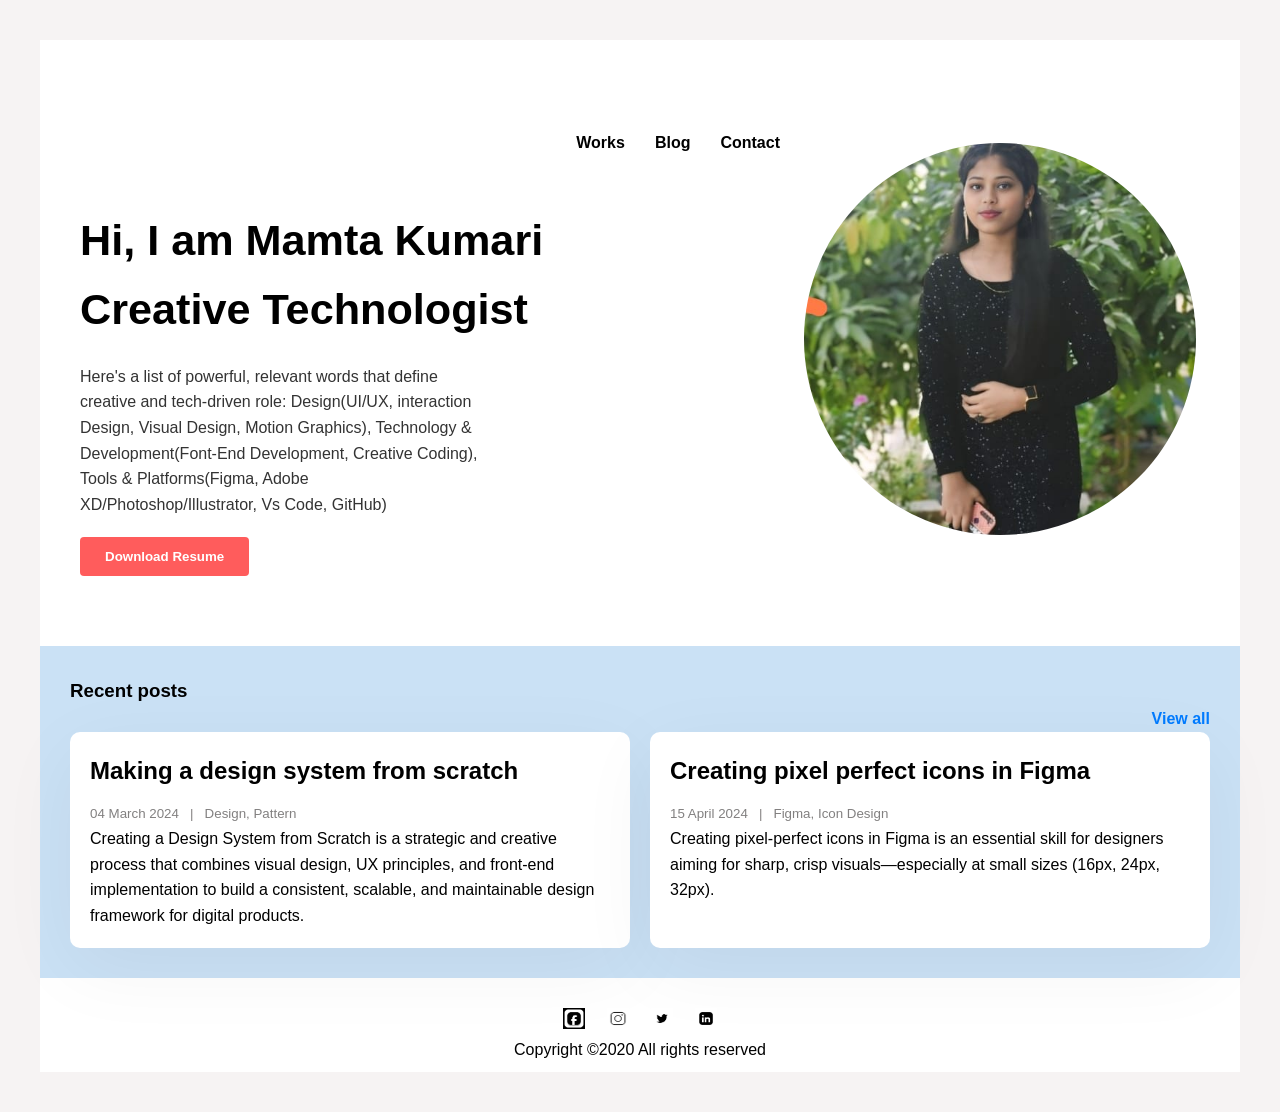
<file: index.html>
<!DOCTYPE html>
<html lang="en">
<head>
  <meta charset="UTF-8" />
  <meta name="viewport" content="width=device-width, initial-scale=1.0"/>
  <title>Personal Portfolio</title>
  <link rel="stylesheet" href="Portfolio.css"/>
  <script src="Portfolio.js"></script>
</head>
<body>

  <section class="hero">
    <div class="container hero-container">
      <div class="text">
          <div class="container">
      <nav id="navbar">
        <ul class="nav-links" id="menu">
          <li><a href="Works.html">Works</a></li>
          <li><a href="Blog.html">Blog</a></li>
          <li><a href="Cont.html">Contact</a></li>
          </ul>
        <button class="hamburger" onclick="toggleMenu()">☰</button>
      </nav>
    </div>
        <h2>Hi, I am Mamta Kumari<br><span>Creative Technologist</span></h2>
        <p> Here's a list of powerful, relevant words that define creative and tech-driven role: 
          Design(UI/UX, interaction Design, Visual Design, Motion Graphics), 
           Technology & Development(Font-End Development, Creative Coding), 
           Tools & Platforms(Figma, Adobe XD/Photoshop/Illustrator, Vs Code, GitHub)
        </p>
        <button class="btn">Download Resume</button>
      </div>
      <div class="profile-img">
        <img src="Profileimg.jpg" alt="Profile Photo">
      </div>
    </div>
  </section>

  <section class="posts">
    <div class="container">
      <h3>Recent posts</h3>
      <a href="view.html" onclick="showMobile()">View all</a>
      <div class="post-list">
        <div class="post">
          <h4>Making a design system from scratch</h4>
          <small> 04 March 2024 &nbsp; | &nbsp; Design, Pattern</small>
          <p>
            Creating a Design System from Scratch is a strategic and creative process that combines visual design, UX principles, and front-end implementation to build a consistent, scalable, and maintainable design framework for digital products.
          </p>
        </div>
        <div class="post">
          <h4>Creating pixel perfect icons in Figma</h4>
          <small> 15 April 2024 &nbsp; | &nbsp; Figma, Icon Design</small>
          <p>
            Creating pixel-perfect icons in Figma is an essential skill for designers aiming for sharp, crisp visuals—especially at small sizes (16px, 24px, 32px). 
          </p>
        </div>
      </div>
    </div>
  </section>
  </section>
  
<footer>
    <div class="social-icons" id="socialicons">
      <ul>
      <li><p class = "sided"> <strong> <img src="facebook.jpg" alt="Profile Photo"></strong></p></li>
     <li><p class = "sided"> <strong> <img src="instagram.jpg" alt="Profile Photo"></strong></p></li>
      <li><p class = "sided"> <strong> <img src="twitter.jpg" alt="Profile Photo"></strong></p></li>
      <li><p class = "sided"> <strong> <img src="linkedin.jpg" alt="Profile Photo"></strong></p></li>
      </ul>
    </div>
    <p class="copyright">Copyright ©2020 All rights reserved</p>
  </footer> 
</body>
</html>
</file>
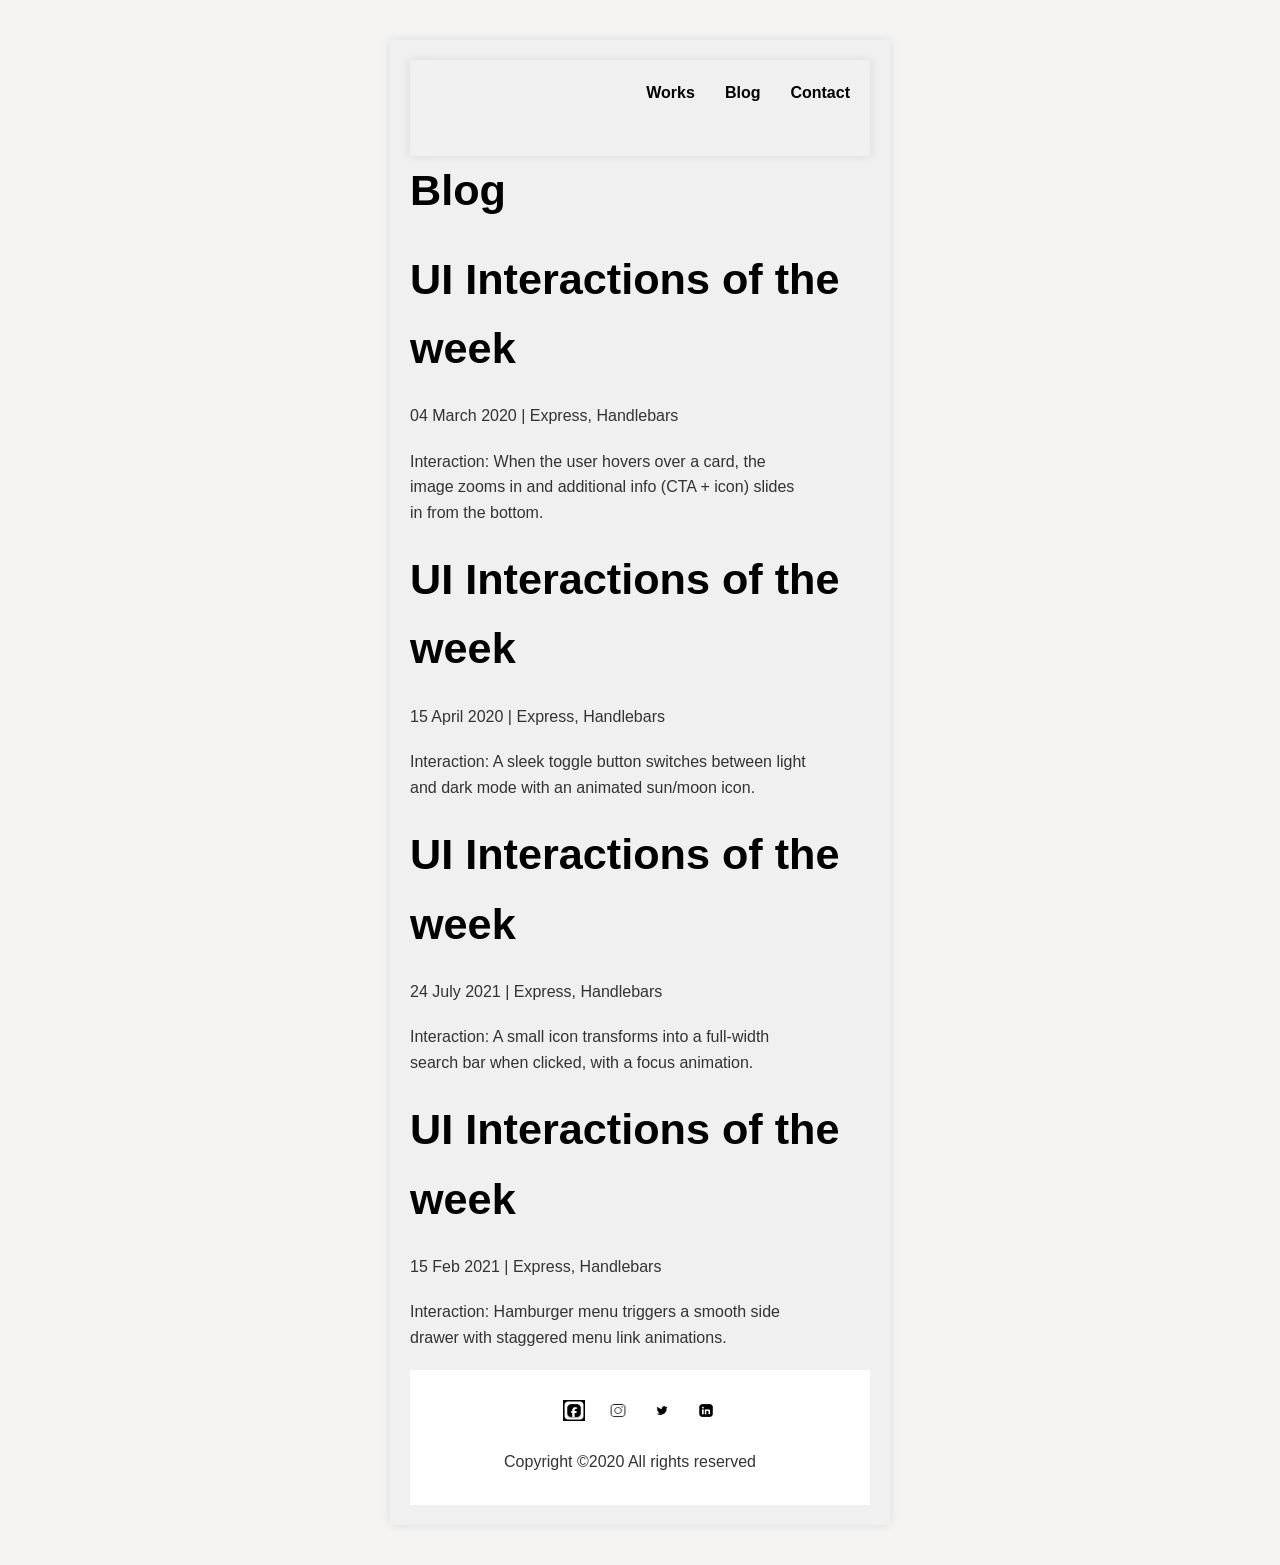
<file: Blog.html>
<!DOCTYPE html>
<html lang="en">
<head>
  <meta charset="UTF-8"/>
  <meta name="viewport" content="width=device-width, initial-scale=1.0"/>
  <title>Personal Portfolio</title>
  <link rel="stylesheet" href="Portfolio.css"/>
  <link rel="stylesheet" href="Works.css"/>
  <script src="Portfolio.js"></script>
</head>
<body>
 <div class="container hero-container">
      <div class="text">
          <div class="container">
      <nav id="navbar">
        <ul class="nav-links" id="menu">
          <li><a href="Works.html">Works</a></li>
          <li ><a href="Blog.html">Blog</a></li>
          <li><a href="Cont.html">Contact</a></li>
          </ul>
        <button class="hamburger" onclick="toggleMenu()">☰</button>
      </nav>
    </div>
        <section class="work">
             <ul class="menu-button"></ul>
            <div class="work-grid">
                <h2>Blog</h2>
               <section class="blog">
             
            <article>
                <h2>UI Interactions of the week</h2>
                <p> 04 March 2020 | Express, Handlebars</p>
                <p>Interaction: When the user hovers over a card, the image zooms in and additional info (CTA + icon) slides in from the bottom.</p>
            </article>
            <article>
                <h2>UI Interactions of the week</h2>
                <p>15 April 2020 | Express, Handlebars</p>
                <p>Interaction: A sleek toggle button switches between light and dark mode with an animated sun/moon icon.</p>
            </article>
            <article>
                <h2>UI Interactions of the week</h2>
                <p>24 July 2021 | Express, Handlebars</p>
                <p>Interaction: A small icon transforms into a full-width search bar when clicked, with a focus animation.</p>
            </article>
            <article>
                <h2>UI Interactions of the week</h2>
                <p>15 Feb 2021 | Express, Handlebars</p>
                <p>Interaction: Hamburger menu triggers a smooth side drawer with staggered menu link animations.</p>
            </article>
        </section>
    <footer>
    <div class="social-icons" id="socialicons">
      <ul>
      <li><p class = "sided"> <strong> <img src="facebook.jpg" alt="Portfolio Photo"></strong></p></li>
     <li><p class = "sided"> <strong> <img src="instagram.jpg" alt="Portfolioe Photo"></strong></p></li>
      <li><p class = "sided"> <strong> <img src="twitter.jpg" alt="PPortfolio Photo"></strong></p></li>
      <li><p class = "sided"> <strong> <img src="linkedin.jpg" alt="Portfolio Photo"></strong></p></li>
      </ul>
    </div>
    <p class="copyright">Copyright ©2020 All rights reserved</p>
  </footer> 
</body>
</html>
</file>
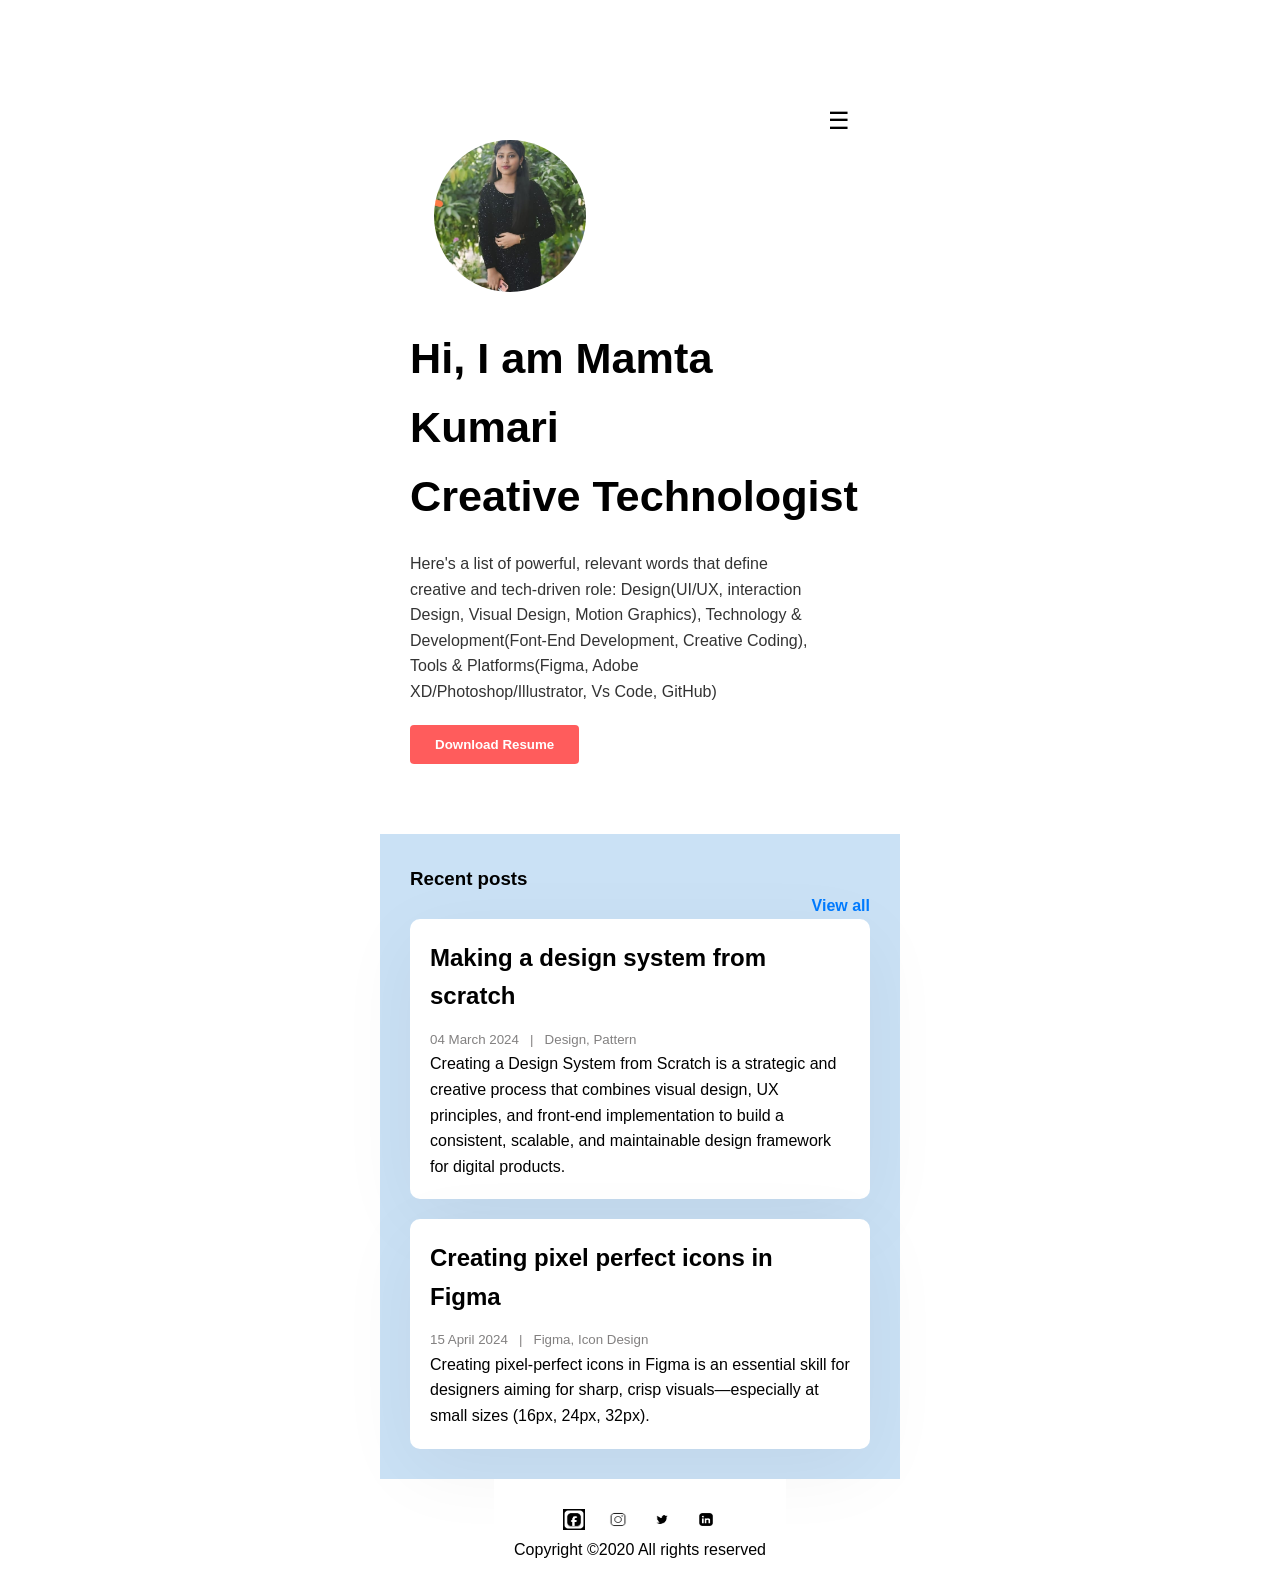
<file: view.html>
<!DOCTYPE html>
<html lang="en">
<head>
  <meta charset="UTF-8" />
  <meta name="viewport" content="width=device-width, initial-scale=1.0"/>
  <title>Personal Portfolio</title>
  <!-- <link rel="stylesheet" href="Portfolio.css"/> -->
  <link rel="stylesheet" href="view.css"/>
  <script src="Portfolio.js"></script>
</head>
<body>
   <header>
    
  <section class="hero">
    <div class="container hero-container">
      <div class="text">
          <div class="container">
      <nav id="navbar">
        <ul class="nav-links" id="menu">
          <!-- <li><a href="Works.html">Works</a></li>
          <li><a href="Blog.html">Blog</a></li>
          <li><a href="Cont.html">Contact</a></li> -->
          </ul>
        <button class="hamburger" onclick="toggleMenu()">☰</button>
      </nav>
      <div class="profile-img">
        <img src="Profileimg.jpg" alt="Profile Photo">
      </div>
    </div>
        <h2>Hi, I am Mamta Kumari<br><span>Creative Technologist</span></h2>
        <p> Here's a list of powerful, relevant words that define creative and tech-driven role: 
          Design(UI/UX, interaction Design, Visual Design, Motion Graphics), 
           Technology & Development(Font-End Development, Creative Coding), 
           Tools & Platforms(Figma, Adobe XD/Photoshop/Illustrator, Vs Code, GitHub)
        </p>
        <button class="btn">Download Resume</button>
      </div>

    </div>
  </section>

  <section class="posts">
    <div class="container">
      <h3>Recent posts</h3>
      <a href="view.html" onclick="showMobile()">View all</a>
      <div class="post-list">
        <div class="post">
          <h4>Making a design system from scratch</h4>
          <small> 04 March 2024 &nbsp; | &nbsp; Design, Pattern</small>
          <p>
            Creating a Design System from Scratch is a strategic and creative process that combines visual design, UX principles, and front-end implementation to build a consistent, scalable, and maintainable design framework for digital products.
          </p>
        </div>
        <div class="post">
          <h4>Creating pixel perfect icons in Figma</h4>
          <small> 15 April 2024 &nbsp; | &nbsp; Figma, Icon Design</small>
          <p>
            Creating pixel-perfect icons in Figma is an essential skill for designers aiming for sharp, crisp visuals—especially at small sizes (16px, 24px, 32px). 
          </p>
        </div>
      </div>
    </div>
  </section>
  </section>
  
<footer>
    <div class="social-icons" id="socialicons">
      <ul>
      <li><p class = "sided"> <strong> <img src="facebook.jpg" alt="Profile Photo"></strong></p></li>
     <li><p class = "sided"> <strong> <img src="instagram.jpg" alt="Profile Photo"></strong></p></li>
      <li><p class = "sided"> <strong> <img src="twitter.jpg" alt="Profile Photo"></strong></p></li>
      <li><p class = "sided"> <strong> <img src="linkedin.jpg" alt="Profile Photo"></strong></p></li>
      </ul>
    </div>
    <p class="copyright">Copyright ©2020 All rights reserved</p>
  </footer> 
</header>
</body>
</html>
</file>
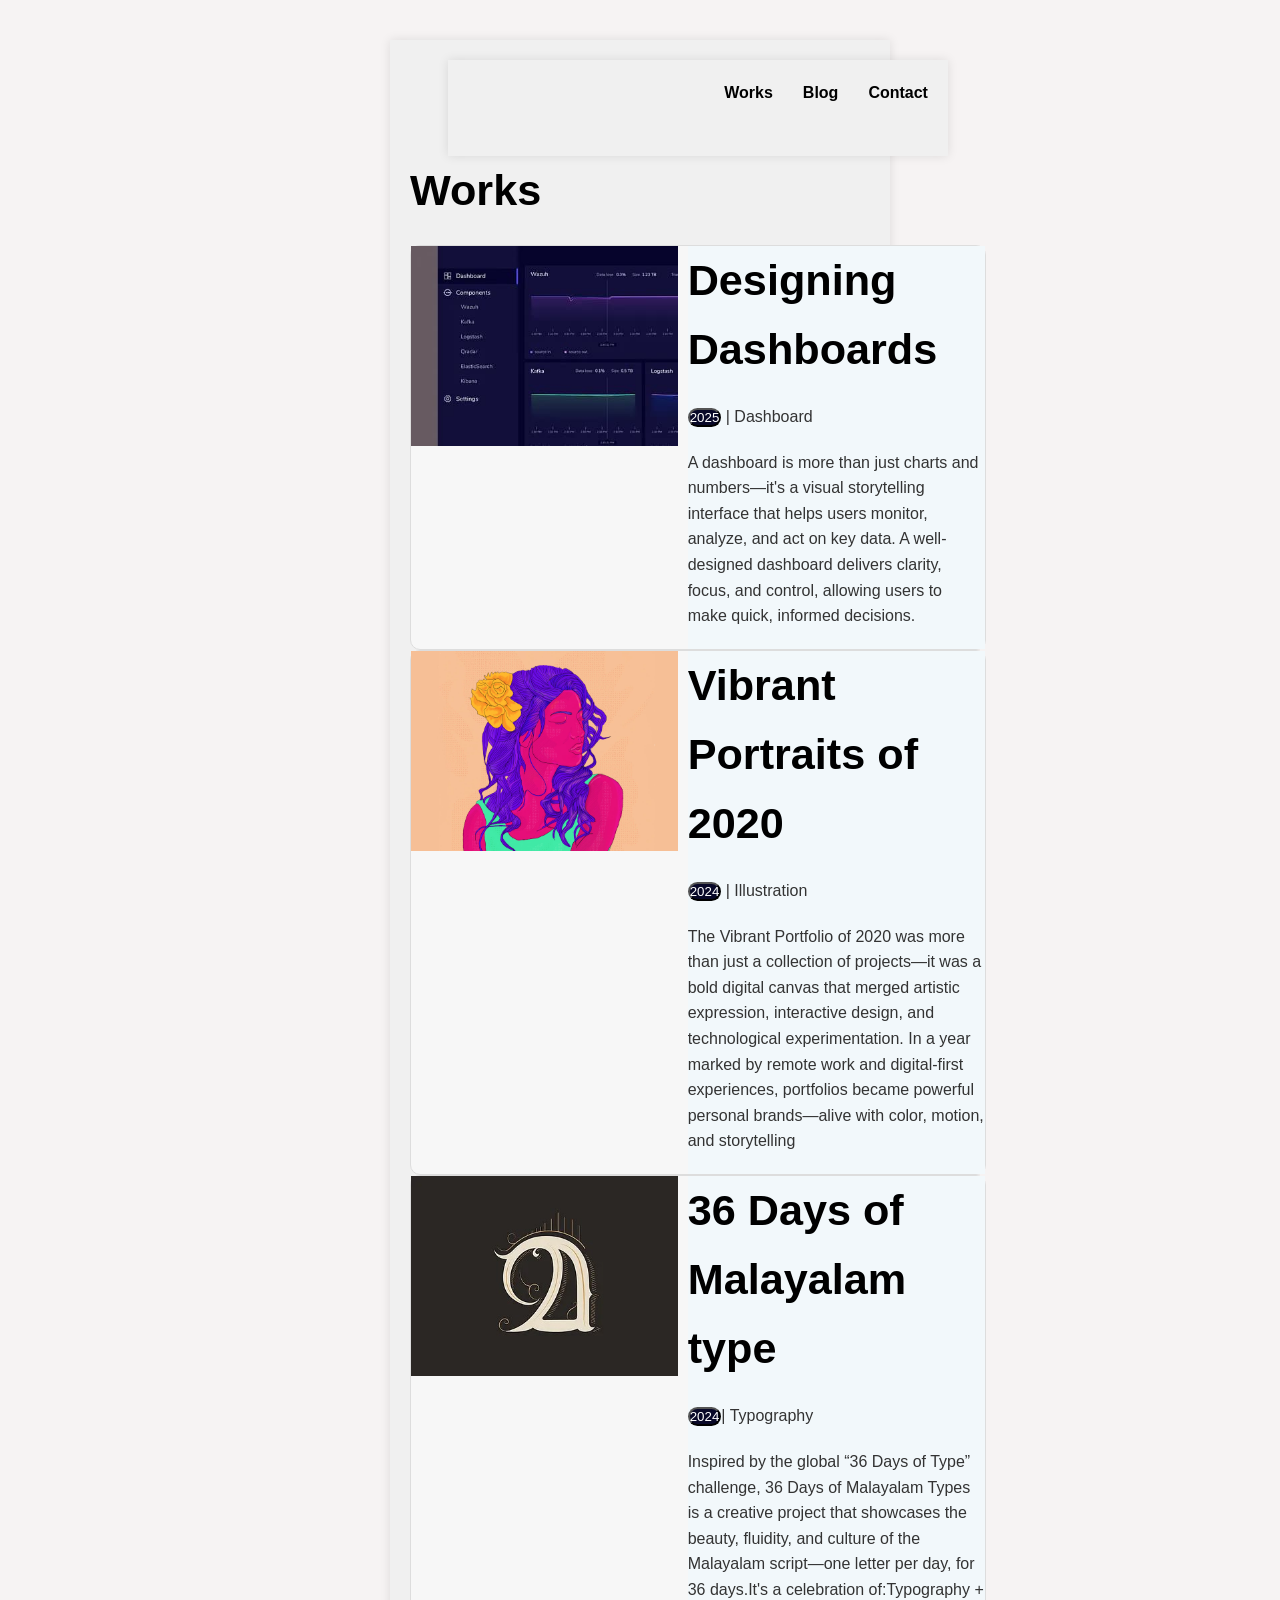
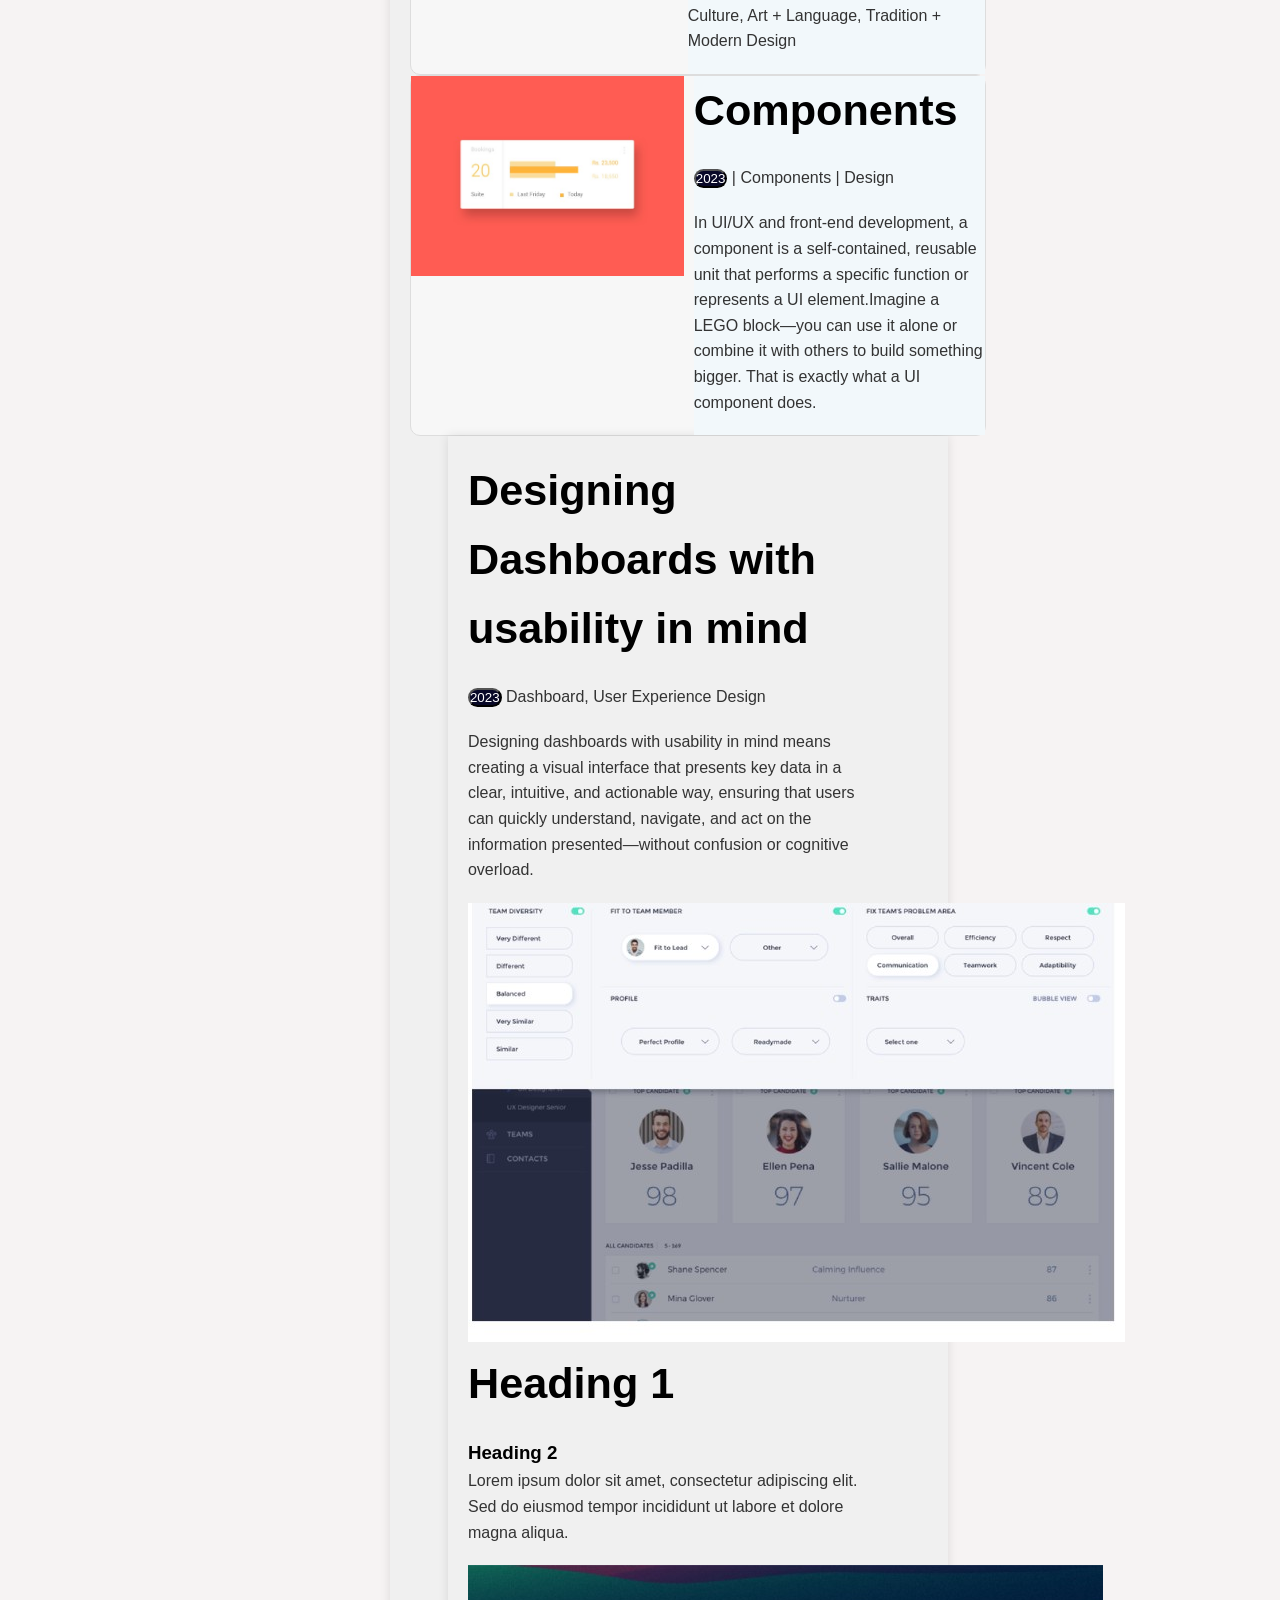
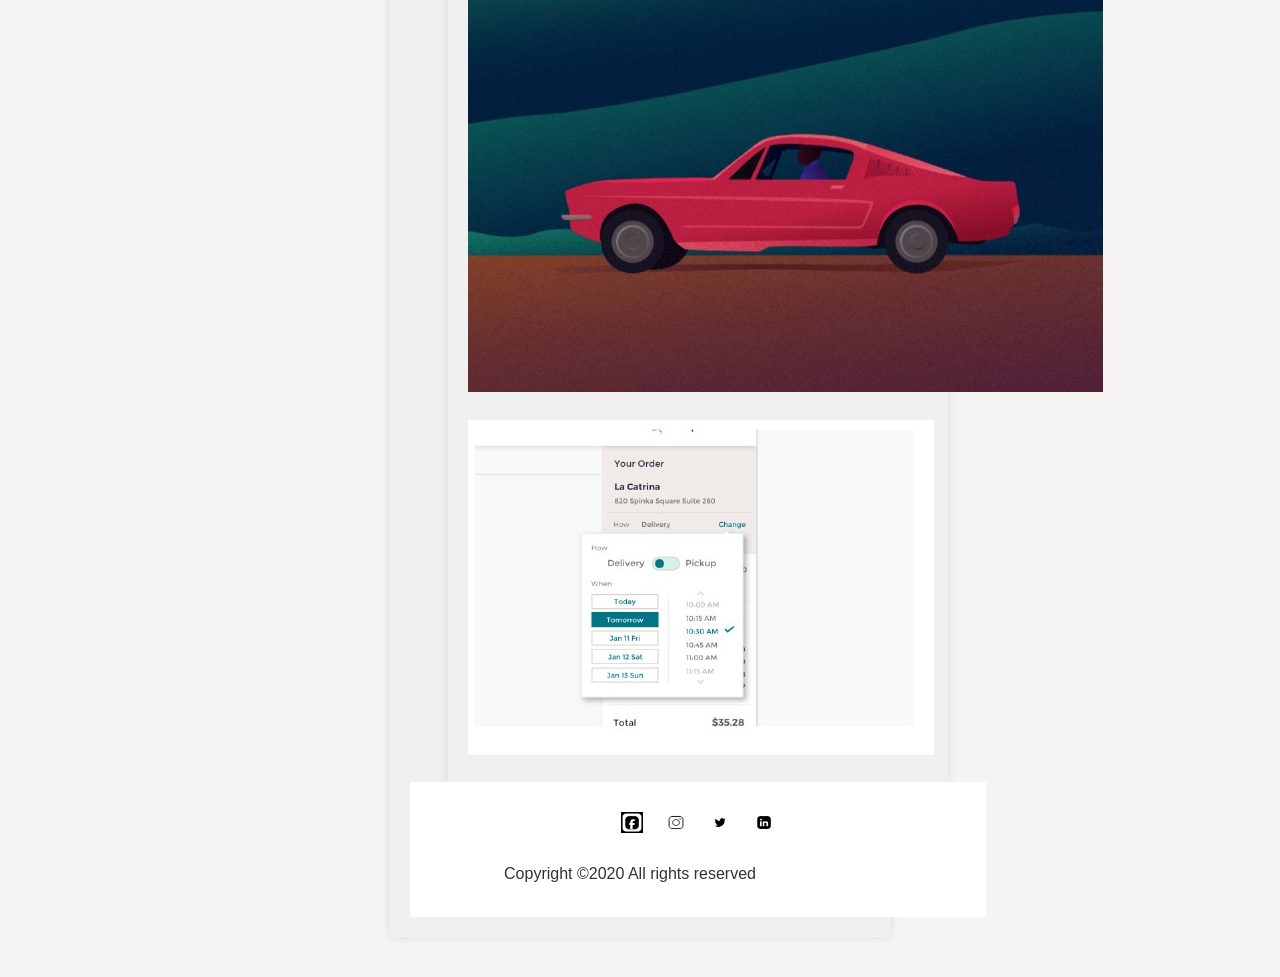
<file: Works.html>
<!DOCTYPE html>
<html lang="en">
<head>
  <meta charset="UTF-8" />
  <meta name="viewport" content="width=device-width, initial-scale=1.0"/>
  <title>Personal Portfolio</title>
  <link rel="stylesheet" href="Portfolio.css"/>
  <link rel="stylesheet" href="Works.css"/>
  <script src="Portfolio.js"></script>
</head>
<body>

    <div class="container hero-container">
      <div class="text">
          <div class="container">
      <nav id="navbar">
        <ul class="nav-links" id="menu">
          <li><a href="Works.html">Works</a></li>
          <li ><a href="Blog.html">Blog</a></li>
          <li><a href="Cont.html">Contact</a></li>
          </ul>
        <button class="hamburger" onclick="toggleMenu()">☰</button>
      </nav>
    </div>
        <section class="work">
            <div class="work-grid">
                <h2>Works</h2>
                <div class="work-item">

                    <img src="Designing Dashboards.jpg" alt="Designing Dashboards">
                   <div class="work-items">
                    <h2>Designing Dashboards</h2>
                    <p > <button> 2025 </button>  |  Dashboard</p>
                    <p>A dashboard is more than just charts and numbers—it's a visual storytelling interface that helps users monitor, analyze, and act on key data. A well-designed dashboard delivers clarity, focus, and control, allowing users to make quick, informed decisions.</p>
                </div>
                </div>
                <div class="work-item">
                    <img src="Vibrant Portraits of 2020.jpg" alt="Vibrant Portraits of 2020">
                     <div class="work-items">
                    <h2>Vibrant Portraits of 2020</h2>
                    <p><button> 2024 </button> | Illustration</p>
                    <p>The Vibrant Portfolio of 2020 was more than just a collection of projects—it was a bold digital canvas that merged artistic expression, interactive design, and technological experimentation. In a year marked by remote work and digital-first experiences, portfolios became powerful personal brands—alive with color, motion, and storytelling</p>
                </div>
                </div>
                <div class="work-item">
                    <img src="Malayalam type.jpg" alt="36 Days of Malayalam type">
                     <div class="work-items">
                    <h2>36 Days of Malayalam type</h2>
                    <p> <button> 2024 </button>| Typography</p>
                    <p>Inspired by the global “36 Days of Type” challenge, 36 Days of Malayalam Types is a creative project that showcases the beauty, fluidity, and culture of the Malayalam script—one letter per day, for 36 days.It's a celebration of:Typography + Culture, Art + Language, Tradition + Modern Design</p>
                </div>
                </div>
                <div class="work-item">
                    <img src="Components.jpg" alt="Components">
                    <div class="work-items">
                    <h2>Components</h2>
                    <p><button> 2023 </button> | Components | Design</p>
                    <p>In UI/UX and front-end development, a component is a self-contained, reusable unit that performs a specific function or represents a UI element.Imagine a LEGO block—you can use it alone or combine it with others to build something bigger. That is exactly what a UI component does.</p>
                    </div>
                 </div>
            </div>
            
<div class="container">
    <div class="header">
        <h2>Designing Dashboards with usability in mind</h2>
        <p> <button> 2023 </button>  Dashboard, User Experience Design</p>
        <p>Designing dashboards with usability in mind means creating a visual interface that presents key data in a clear, intuitive, and actionable way, ensuring that users can quickly understand, navigate, and act on the information presented—without confusion or cognitive overload.</p>
         <img src="Heading1.jpg" alt="Designing Dashboards">
        <h2>Heading 1</h2>
        <h3>Heading 2</h3>
        <p>Lorem ipsum dolor sit amet, consectetur adipiscing elit. Sed do eiusmod tempor incididunt ut labore et dolore magna aliqua.</p>
    </div>
    <img src="Heading2.jpg" alt="Red Car" >
   <p></p> <img src="YourOrder.jpg" alt="Your Order">
    </section>

    <footer>
    <div class="social-icons" id="socialicons">
      <ul>
      <li><p class = "sided"> <strong> <img src="facebook.jpg" alt="Portfolio Photo"></strong></p></li>
     <li><p class = "sided"> <strong> <img src="instagram.jpg" alt="Portfolioe Photo"></strong></p></li>
      <li><p class = "sided"> <strong> <img src="twitter.jpg" alt="PPortfolio Photo"></strong></p></li>
      <li><p class = "sided"> <strong> <img src="linkedin.jpg" alt="Portfolio Photo"></strong></p></li>
      </ul>
    </div>
    <p class="copyright">Copyright ©2020 All rights reserved</p>
  </footer> 
</body>
</html>
</file>
<file: Portfolio.css>
* {
  margin: 0;
  padding: 0;
  box-sizing: border-box;
}

body {
  font-family: 'Segoe UI', sans-serif;
  line-height: 1.6;
  background:#f6f3f3;
  padding-top: 40px;
  padding-left: 40px;
  padding-right: 40px;
  padding-bottom: 40px;
}

h2{
  color: black;
}

.container {
  max-width: 2000px;
  margin: auto;
  padding: 20px;
}

nav {
  display: flex;
  justify-content:  flex-end;
  align-items: center;
  
}
nav{
  position: relative;
  text-align: right;
}

.nav-links {
  display: flex;
  justify-content: flex-end;
  gap: 30px;
  margin-bottom: 30px;
}

.nav-links li a {
   display: flex;
  text-decoration: none;
  color: #000;
  font-weight: 600;

 
}

.hamburger {
  display: none;
  font-size: 1.5rem;
  background: none;
  border: none;
}

.hero {
  background:  #fff;
  padding: 50px 20px;
  color: #fff;
}

.hero-container {
  display: flex;
  flex-wrap: wrap;
  align-items: center;
  justify-content: space-between;
}

.text {
  flex: 1;
}

.text h2 {
  font-size: 2.7rem;
  margin-bottom: 20px;
}

.text h2 span {
  font-weight: bold;
}

.text p {
  margin-bottom: 20px;
  color: #333;
  max-width: 400px;
}

.btn {
  background: #ff5c5c;
  color: #fff;
  border: none;
  padding: 12px 25px;
  cursor: pointer;
  border-radius: 4px;
  font-weight: 600;
}

.profile-img img {
  width: 400px;
  height: 400px;
  border-radius: 50%;
  border: 4px solid #fff;
  object-fit: cover;
}

.posts {
  background: #cae1f5;
  padding: 10px 10px;
}
.posts .container a{
display: flex;
justify-content: flex-end;
color: #007bff;
text-decoration: none;
font-weight: 600;
cursor:pointer;
}
.post-list {
  display: flex;
  flex-wrap: wrap;
  gap: 20px;
}

.post {
  background: #fff;
  padding:20px;
  flex: 1;
  min-width:100px;
  border-radius: 10px;
  box-shadow: 0 20px 80px rgba(0,0,0,0.05);
}

.post h4 {
  font-size: 1.5rem;
  margin-bottom: 10px;
}

.post small {
  color: #828080;
}

footer {
  text-align: center;
  padding: 30px 20px 10px;
  background-color: #fff;
}

.social-icons img {
  color: #000;
  margin: 0 10px;
  font-size: 24px;
  text-decoration: none;
}
.sided img{
  width: 22px;
  height: 21px;
  top: 107px;
  left: 464px;

}
.social-icons ul{
  justify-content: center;
  align-items: center;
  list-style: none;
  display: flex;
  gap:2px;
}
.nav-links ul li p {
  color: white;
  text-decoration: none;
  font-size: 22px;
}


@media (max-width: 768px) {
  .nav-links {
    display: none;
    flex-direction: column;
    background: #fff;
    position: absolute;
    top: 60px;
    right: 20px;
    border: 1px solid #ddd;
    padding: 10px;
  }

  .nav-links.active {
    display: flex;
  }

  .hamburger {
    display: flex;
  }

  .hero-container {
    flex-direction: column;
    text-align: center;
  }

  .profile-img {
    margin-top: 20px;
  }
  footer{
    display: flex;
  }

}
</file>
<file: Works.css>
* {
  margin: 0;
  padding: 0;
  box-sizing: border-box;
}

body {
   font-family: Arial, sans-serif;
   display: flex;
   justify-content: flex-end;
  line-height: 1.6;
  background:#f6f3f3;
  padding-top: 40px;
  padding-left: 40px;
  padding-right: 40px;
  padding-bottom: 40px;
    flex-direction: column;
    align-items: center;
}
h1{
    color:rgb(15, 15, 28);
    text-align: bold;

}
.container {
  max-width: 500px;
  margin: auto;
  padding: 20px;
   width: 100%;
   background: #f0f0f0;
    box-shadow: 0 0 10px rgba(0,0,0,0.1);
}

nav {
  display: flex;
  justify-content:  flex-end;
  align-items: center;
  
}
nav{
  position: relative;
  text-align: right;
}

.nav-links {
  display: flex;
  justify-content: flex-end;
  gap: 30px;
  margin-bottom: 30px;
  list-style: none;
}

.nav-links li a {
   display: flex;
  text-decoration: none;
  color: #000;
  font-weight: 600;

 
}

.hamburger {
  display: none;
  font-size: 1.5rem;
  background: none;
  border: none;
}


footer {
  text-align: center;
  padding: 30px 20px 10px;
  background-color: #fff;
}

.social-icons img {
  color: #000;
  margin: 0 10px;
  font-size: 24px;
  text-decoration: none;
}
.sided img{
  width: 22px;
  height: 21px;
  top: 107px;
  left: 464px;

}
.social-icons ul{
  justify-content: center;
  align-items: center;
  list-style: none;
  display: flex;
  gap:2px;
}
.nav-links ul li p {
  color: white;
  text-decoration: none;
  font-size: 22px;
}

@media (max-width: 768px) {
  .nav-links {
    display: none;
    flex-direction: column;
    background: #fff;
    position: absolute;
    top: 60px;
    right: 20px;
    border: 1px solid #ddd;
    padding: 10px;
  }

  .nav-links.active {
    display: flex;
  }

  .hamburger {
    display: flex;
  }

  .hero-container {
    flex-direction: column;
    text-align: center;
  }

  .profile-img {
    margin-top: 20px;
  }
  footer{
    display: flex;
  }

}

.work-item {
    background-color: #f7f7f7;
    border: 1px solid #ddd;
    border-radius: 10px;    
}

.work-item img {
  width: 300px;
  height: 200px;
  object-fit: cover;

}

.work-item{
    display: flex;
    flex-direction: row;
    gap:10px;
}

.work-items{
    padding: none; 
    background-color: rgb(242, 248, 251);
}

button{
    color: white;
    background-color: rgb(8, 8, 40);
    border-radius: 19px;
}
</file>
<file: view.css>
* {
  margin: 0;
  padding: 0;
  box-sizing: border-box;
}

body {
  font-family: 'Segoe UI', sans-serif;
  line-height: 1.6;
}

header{
    display:flex;
    flex-direction: column;
    justify-content: space-between;
    align-items: center;
    padding: 1rem 2rem;
    /* background: #222;
    color: #fff; */
}

h2{
  color: black;
}

.container {
  max-width: 500px;
  margin: auto;
  padding: 20px;
  
}

nav {
  display: flex;
  justify-content:  flex-end;
  align-items: center;
  
}
nav{
  position: relative;
  text-align: right;
}

.nav-links {
  display: flex;
  justify-content: flex-end;
  gap: 30px;
  margin-bottom: 30px;
}

.nav-links li a {
   display: flex;
  text-decoration: none;
  color: #000;
  font-weight: 600;

 
}

.hamburger {
  display: display;
  font-size: 1.5rem;
  background: none;
  border: none;
}

.hero {
  background:  #fff;
  padding: 50px 20px;
  color: #fff;
}

.hero-container {
  display: flex;
  flex-wrap: wrap;
  align-items: center;
  justify-content: space-between;
}

.text {
  flex: 1;
}

.text h2 {
  font-size: 2.7rem;
  margin-bottom: 20px;
}

.text h2 span {
  font-weight: bold;
}

.text p {
  margin-bottom: 20px;
  color: #333;
  max-width: 400px;
}

.btn {
  background: #ff5c5c;
  color: #fff;
  border: none;
  padding: 12px 25px;
  cursor: pointer;
  border-radius: 4px;
  font-weight: 600;
}

.profile-img img {
  width: 160px;
  height: 160px;
  border-radius: 50%;
  border: 4px solid #fff;
  object-fit: cover;
}

.posts {
  background: #cae1f5;
  padding: 10px 10px;
}
.posts .container a{
display: flex;
justify-content: flex-end;
color: #007bff;
text-decoration: none;
font-weight: 600;
cursor:pointer;
}
.post-list {
  display: flex;
  flex-direction: column;
  flex-wrap: wrap;
  gap: 20px;
}

.post {
  background: #fff;
  padding:20px;
  flex: 1;
  min-width:100px;
  border-radius: 10px;
  box-shadow: 0 20px 80px rgba(0,0,0,0.05);
}

.post h4 {
  font-size: 1.5rem;
  margin-bottom: 10px;
}

.post small {
  color: #828080;
}

footer {
  text-align: center;
  padding: 30px 20px 10px;
  background-color: #fff;
}

.social-icons img {
  color: #000;
  margin: 0 10px;
  font-size: 24px;
  text-decoration: none;
}
.sided img{
  width: 22px;
  height: 21px;
  top: 107px;
  left: 464px;

}
.social-icons ul{
  justify-content: center;
  align-items: center;
  list-style: none;
  display: flex;
  gap:2px;
}
.nav-links ul li p {
  color: white;
  text-decoration: none;
  font-size: 22px;
}

@media (max-width: 768px) {
  .nav-links {
    display: none;
    flex-direction: column;
    background: #fff;
    position: absolute;
    top: 60px;
    right: 20px;
    border: 1px solid #ddd;
    padding: 10px;
    display: block;
  }

  .nav-links.active {
    display: flex;
  }

  .hamburger {
    display: flex;

  }

  .hero-container {
    flex-direction: column;
    text-align: center;
  }

  .profile-img {
    margin-top: 20px;
  }
  footer{
    display: flex;
  }

}
</file>
